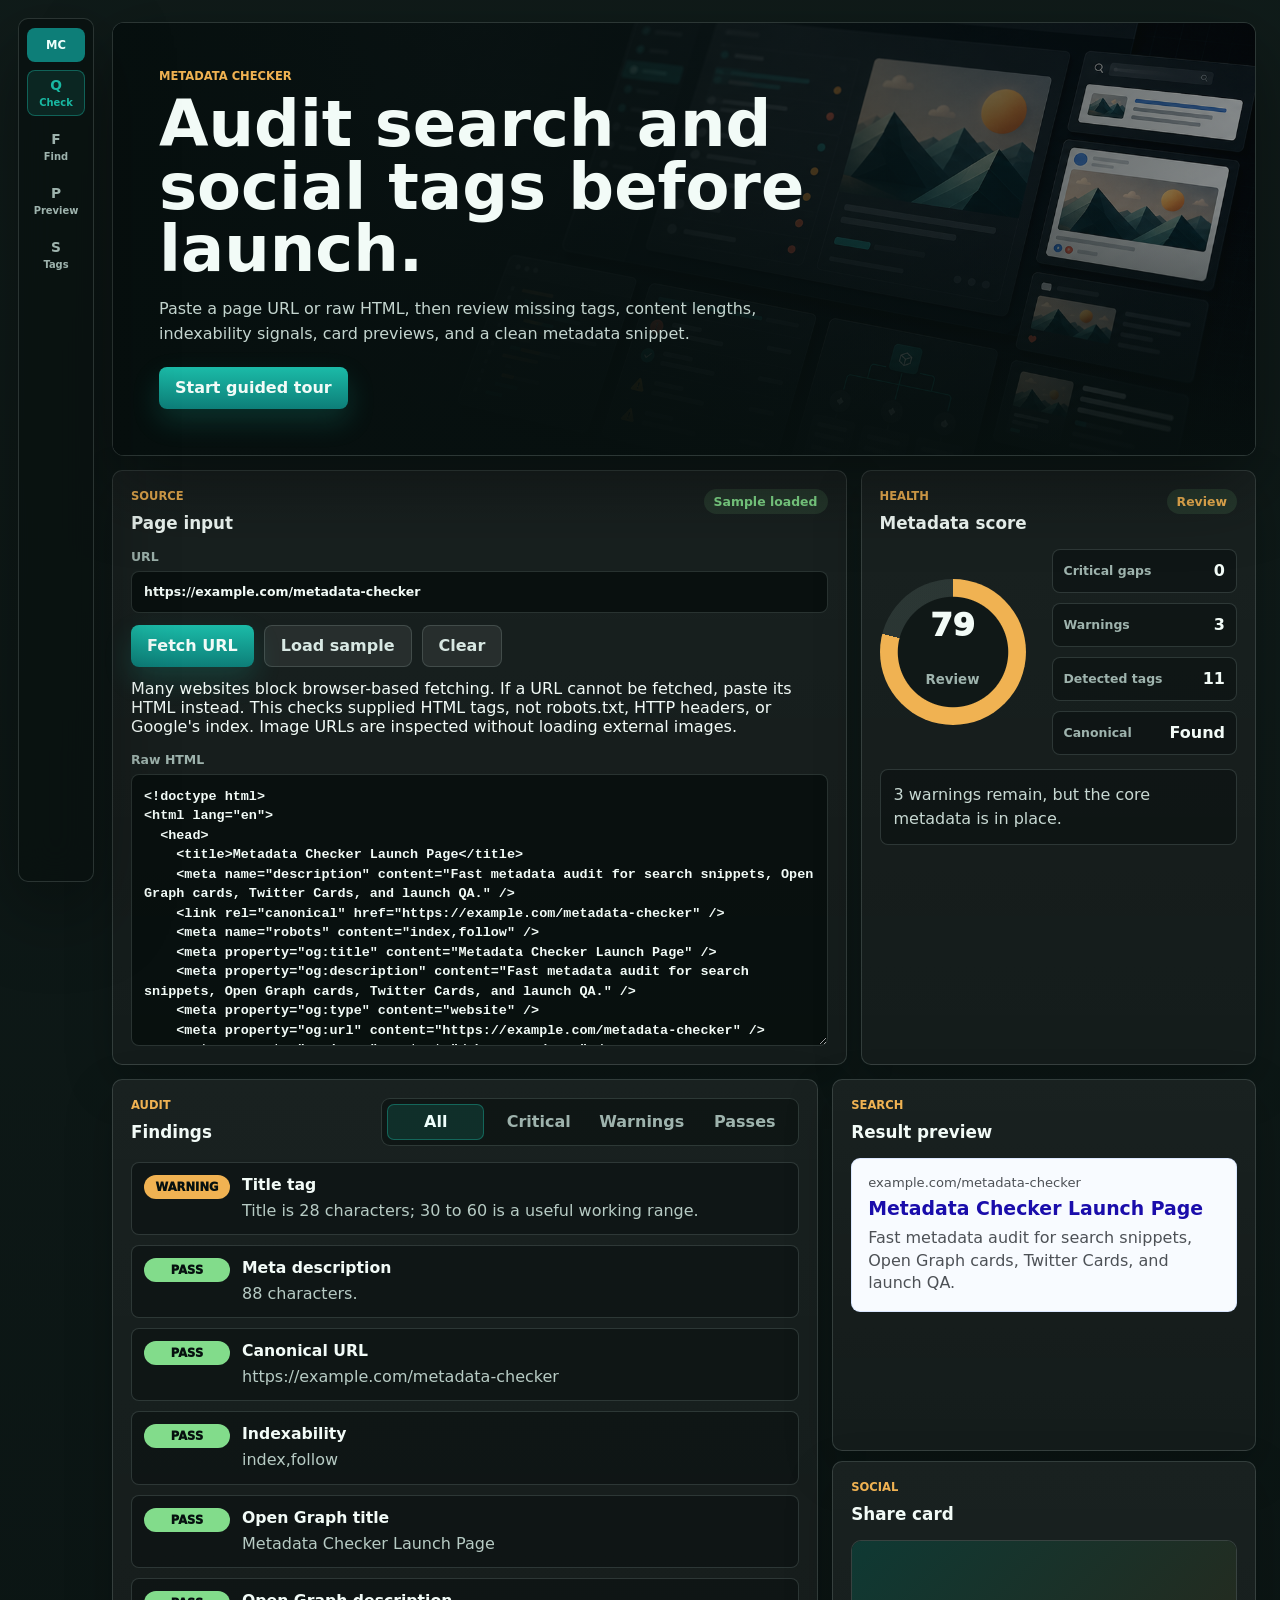
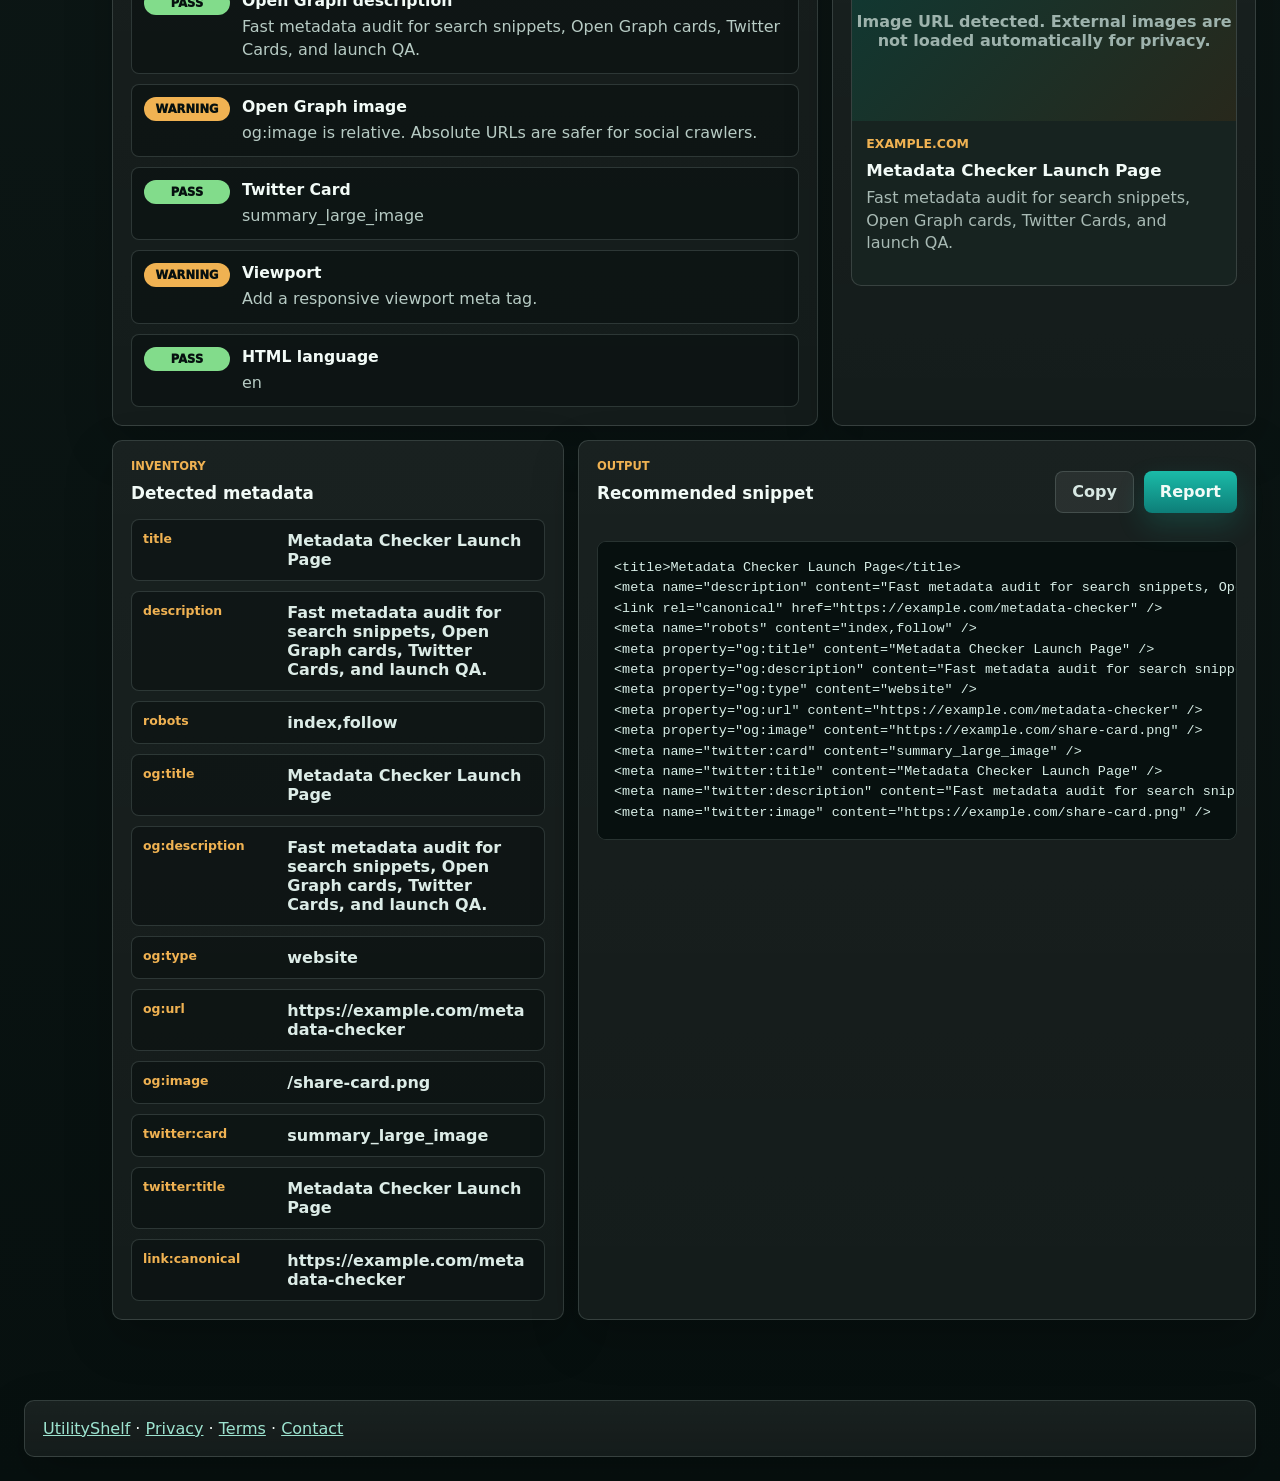
<file: index.html>
<!doctype html>
<html lang="en">
  <head>
    <meta charset="utf-8" />
    <meta name="viewport" content="width=device-width, initial-scale=1" />
    <title>Metadata Checker | UtilityShelf</title>
    <meta
      name="description"
      content="Audit page titles, descriptions, canonical tags, robots directives, Open Graph cards, and Twitter metadata before launch."
    />
    <meta property="og:title" content="Metadata Checker | UtilityShelf" />
    <meta
      property="og:description"
      content="A browser-first launch QA tool for checking search and social metadata before a page goes live."
    />
    <meta property="og:type" content="website" />
    <meta property="og:url" content="https://metadata-checker.utilityshelf.site/" />
    <link rel="canonical" href="https://metadata-checker.utilityshelf.site/" />
    <link rel="stylesheet" href="styles.css" />
  </head>
  <body>
    <main class="app-shell">
      <aside class="nav-rail" aria-label="Metadata Checker navigation">
        <div class="nav-logo" aria-hidden="true">MC</div>
        <a class="nav-icon is-active" href="#check" aria-label="Checker"><span>Q</span><b>Check</b></a>
        <a class="nav-icon" href="#findings" aria-label="Findings"><span>F</span><b>Find</b></a>
        <a class="nav-icon" href="#previews" aria-label="Previews"><span>P</span><b>Preview</b></a>
        <a class="nav-icon" href="#snippet" aria-label="Snippet"><span>S</span><b>Tags</b></a>
      </aside>

      <section id="check" class="hero">
        <div class="hero__media" aria-hidden="true">
          <img src="assets/metadata-hero.png" alt="" />
        </div>
        <div class="hero__copy">
          <p class="eyebrow">Metadata Checker</p>
          <h1>Audit search and social tags before launch.</h1>
          <p>
            Paste a page URL or raw HTML, then review missing tags, content lengths,
            indexability signals, card previews, and a clean metadata snippet.
          </p>
          <div class="hero__actions">
            <button class="button button--primary" id="start-tour" type="button">Start guided tour</button>
          </div>
        </div>
      </section>

      <section class="checker-grid" aria-label="Metadata input and score">
        <section class="panel input-panel">
          <div class="panel__head">
            <div>
              <p class="eyebrow">Source</p>
              <h2>Page input</h2>
            </div>
            <span class="status-pill" id="source-state" role="status">Sample loaded</span>
          </div>

          <label class="field">
            <span>URL</span>
            <input id="page-url" type="url" placeholder="https://example.com/page" />
          </label>

          <div class="input-actions">
            <button class="button button--primary" id="fetch-url" type="button">Fetch URL</button>
            <button class="button button--secondary" id="load-sample" type="button">Load sample</button>
            <button class="button button--secondary" id="clear-input" type="button">Clear</button>
          </div>
          <p>Many websites block browser-based fetching. If a URL cannot be fetched, paste its HTML instead. This checks supplied HTML tags, not robots.txt, HTTP headers, or Google's index. Image URLs are inspected without loading external images.</p>

          <label class="field">
            <span>Raw HTML</span>
            <textarea id="html-input" rows="12" spellcheck="false"></textarea>
          </label>
        </section>

        <section class="panel score-panel">
          <div class="panel__head">
            <div>
              <p class="eyebrow">Health</p>
              <h2>Metadata score</h2>
            </div>
            <span class="status-pill" id="score-state">Good</span>
          </div>

          <div class="score-layout">
            <div class="ring score-ring" aria-label="Metadata score">
              <span id="score-value">82</span>
              <small id="score-label">Ready</small>
            </div>
            <div class="metric-list">
              <div class="metric-row"><span>Critical gaps</span><strong id="critical-count">1</strong></div>
              <div class="metric-row"><span>Warnings</span><strong id="warning-count">3</strong></div>
              <div class="metric-row"><span>Detected tags</span><strong id="tag-count">11</strong></div>
              <div class="metric-row"><span>Canonical</span><strong id="canonical-state">Found</strong></div>
            </div>
          </div>

          <div class="summary-box" id="summary-box">
            Title and description are present. Open Graph image needs attention.
          </div>
        </section>
      </section>

      <section class="dashboard">
        <section id="findings" class="panel findings-panel">
          <div class="panel__head">
            <div>
              <p class="eyebrow">Audit</p>
              <h2>Findings</h2>
            </div>
            <div class="segmented" role="group" aria-label="Finding filter">
              <button class="segment is-active" data-filter="all" type="button">All</button>
              <button class="segment" data-filter="critical" type="button">Critical</button>
              <button class="segment" data-filter="warning" type="button">Warnings</button>
              <button class="segment" data-filter="pass" type="button">Passes</button>
            </div>
          </div>
          <div class="finding-list" id="finding-list"></div>
        </section>

        <section id="previews" class="preview-stack">
          <section class="panel">
            <div class="panel__head">
              <div>
                <p class="eyebrow">Search</p>
                <h2>Result preview</h2>
              </div>
            </div>
            <article class="serp-card">
              <p class="serp-url" id="serp-url">example.com</p>
              <h3 id="serp-title">Metadata Checker Launch Page</h3>
              <p id="serp-description">
                Fast metadata audit for search snippets, Open Graph cards, Twitter Cards, and launch QA.
              </p>
            </article>
          </section>

          <section class="panel">
            <div class="panel__head">
              <div>
                <p class="eyebrow">Social</p>
                <h2>Share card</h2>
              </div>
            </div>
            <article class="social-card">
              <div class="social-image" id="social-image">
                <span>No image</span>
              </div>
              <div class="social-copy">
                <p id="social-domain">example.com</p>
                <h3 id="social-title">Metadata Checker Launch Page</h3>
                <p id="social-description">
                  Fast metadata audit for search snippets, Open Graph cards, Twitter Cards, and launch QA.
                </p>
              </div>
            </article>
          </section>
        </section>
      </section>

      <section class="tag-grid">
        <section class="panel detected-panel">
          <div class="panel__head">
            <div>
              <p class="eyebrow">Inventory</p>
              <h2>Detected metadata</h2>
            </div>
          </div>
          <div class="tag-table" id="tag-table"></div>
        </section>

        <section id="snippet" class="panel snippet-panel">
          <div class="panel__head">
            <div>
              <p class="eyebrow">Output</p>
              <h2>Recommended snippet</h2>
            </div>
            <div class="output-actions">
              <button class="button button--secondary" id="copy-snippet" type="button">Copy</button>
              <button class="button button--primary" id="download-report" type="button">Report</button>
            </div>
          </div>
          <pre><code id="snippet-code"></code></pre>
        </section>
      </section>
    </main>

    <footer class="panel site-footer"><nav aria-label="Site policies"><a href="https://utilityshelf.site/">UtilityShelf</a> · <a href="/privacy">Privacy</a> · <a href="/terms">Terms</a> · <a href="/contact">Contact</a></nav></footer>
    <div class="floating-actions" aria-label="Quick page actions">
      <a class="float-button back-to-top" id="back-to-top" href="#check" aria-label="Back to top">Top</a>
    </div>

    <div class="tour-overlay" id="tour-overlay" hidden>
      <div class="tour-shade" aria-hidden="true"></div>
      <section class="tour-card" role="dialog" aria-modal="true" aria-labelledby="tour-title">
        <div class="tour-progress">
          <span id="tour-step-count">Step 1 of 6</span>
          <button class="tour-close" id="tour-close" type="button" aria-label="Close tour">x</button>
        </div>
        <h2 id="tour-title">Start with a source</h2>
        <p id="tour-copy">Paste raw HTML or fetch a URL, then the audit updates from the current page metadata.</p>
        <div class="tour-actions">
          <button class="button button--secondary" id="tour-prev" type="button">Back</button>
          <button class="button button--primary" id="tour-next" type="button">Next</button>
        </div>
      </section>
    </div>

    <script src="script.js"></script>
    <!-- Cloudflare Web Analytics -->
    <script type="module" src="https://static.cloudflareinsights.com/beacon.min.js" data-cf-beacon='{"token": "104d69dafb54484bbb4e18e34d50c835"}'></script>
    <!-- End Cloudflare Web Analytics -->
  </body>
</html>
</file>
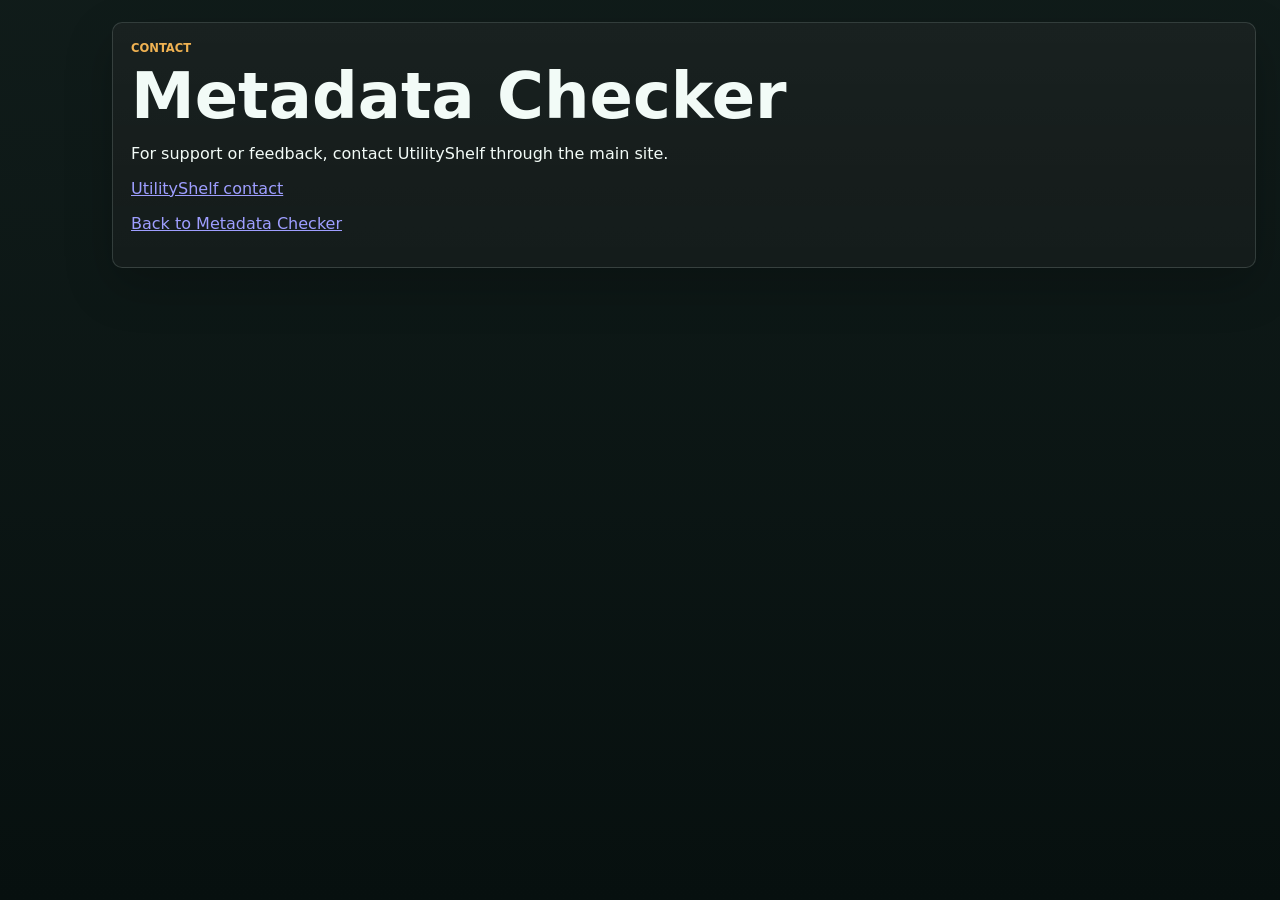
<file: contact.html>
<!doctype html>
<html lang="en">
  <head>
    <meta charset="utf-8" />
    <meta name="viewport" content="width=device-width, initial-scale=1" />
    <title>Contact - Metadata Checker | UtilityShelf</title>
    <link rel="canonical" href="https://metadata-checker.utilityshelf.site/contact" />
    <link rel="stylesheet" href="styles.css" />
    <meta name="description" content="Contact UtilityShelf with questions, feedback or bug reports about Metadata Checker.">
  </head>
  <body>
    <main class="app-shell">
      <section class="panel">
        <p class="eyebrow">Contact</p>
        <h1>Metadata Checker</h1>
        <p>For support or feedback, contact UtilityShelf through the main site.</p>
        <p><a href="https://utilityshelf.site/contact">UtilityShelf contact</a></p>
        <p><a href="/">Back to Metadata Checker</a></p>
      </section>
    </main>
    <!-- Cloudflare Web Analytics -->
    <script type="module" src="https://static.cloudflareinsights.com/beacon.min.js" data-cf-beacon='{"token": "104d69dafb54484bbb4e18e34d50c835"}'></script>
    <!-- End Cloudflare Web Analytics -->
  </body>
</html>
</file>
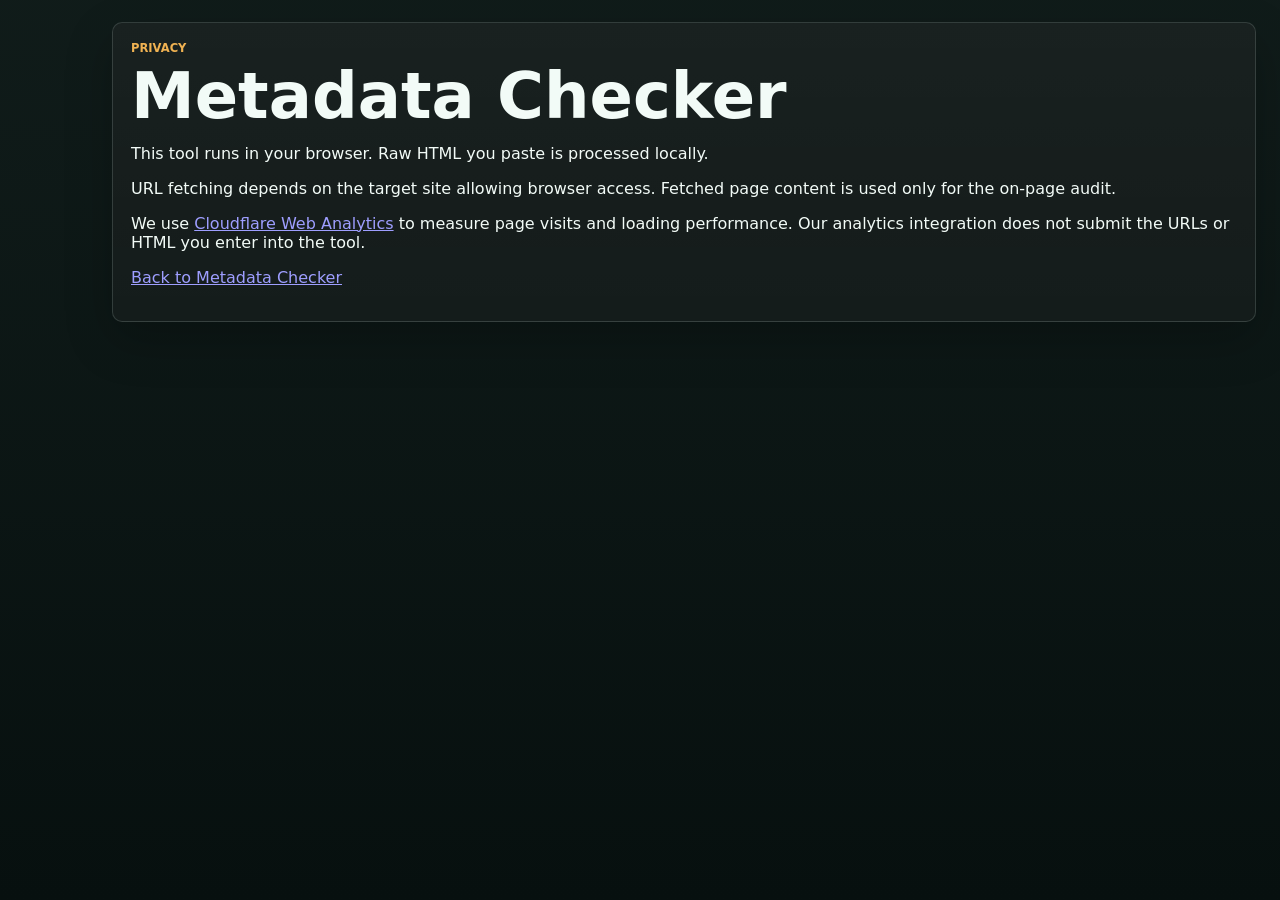
<file: privacy.html>
<!doctype html>
<html lang="en">
  <head>
    <meta charset="utf-8" />
    <meta name="viewport" content="width=device-width, initial-scale=1" />
    <title>Privacy - Metadata Checker | UtilityShelf</title>
    <link rel="canonical" href="https://metadata-checker.utilityshelf.site/privacy" />
    <link rel="stylesheet" href="styles.css" />
    <meta name="description" content="How Metadata Checker processes tool inputs locally and uses Cloudflare Web Analytics.">
  </head>
  <body>
    <main class="app-shell">
      <section class="panel">
        <p class="eyebrow">Privacy</p>
        <h1>Metadata Checker</h1>
        <p>This tool runs in your browser. Raw HTML you paste is processed locally.</p>
        <p>URL fetching depends on the target site allowing browser access. Fetched page content is used only for the on-page audit.</p>
        <p>We use <a href="https://developers.cloudflare.com/web-analytics/about/">Cloudflare Web Analytics</a> to measure page visits and loading performance. Our analytics integration does not submit the URLs or HTML you enter into the tool.</p>
        <p><a href="/">Back to Metadata Checker</a></p>
      </section>
    </main>
    <!-- Cloudflare Web Analytics -->
    <script type="module" src="https://static.cloudflareinsights.com/beacon.min.js" data-cf-beacon='{"token": "104d69dafb54484bbb4e18e34d50c835"}'></script>
    <!-- End Cloudflare Web Analytics -->
  </body>
</html>
</file>
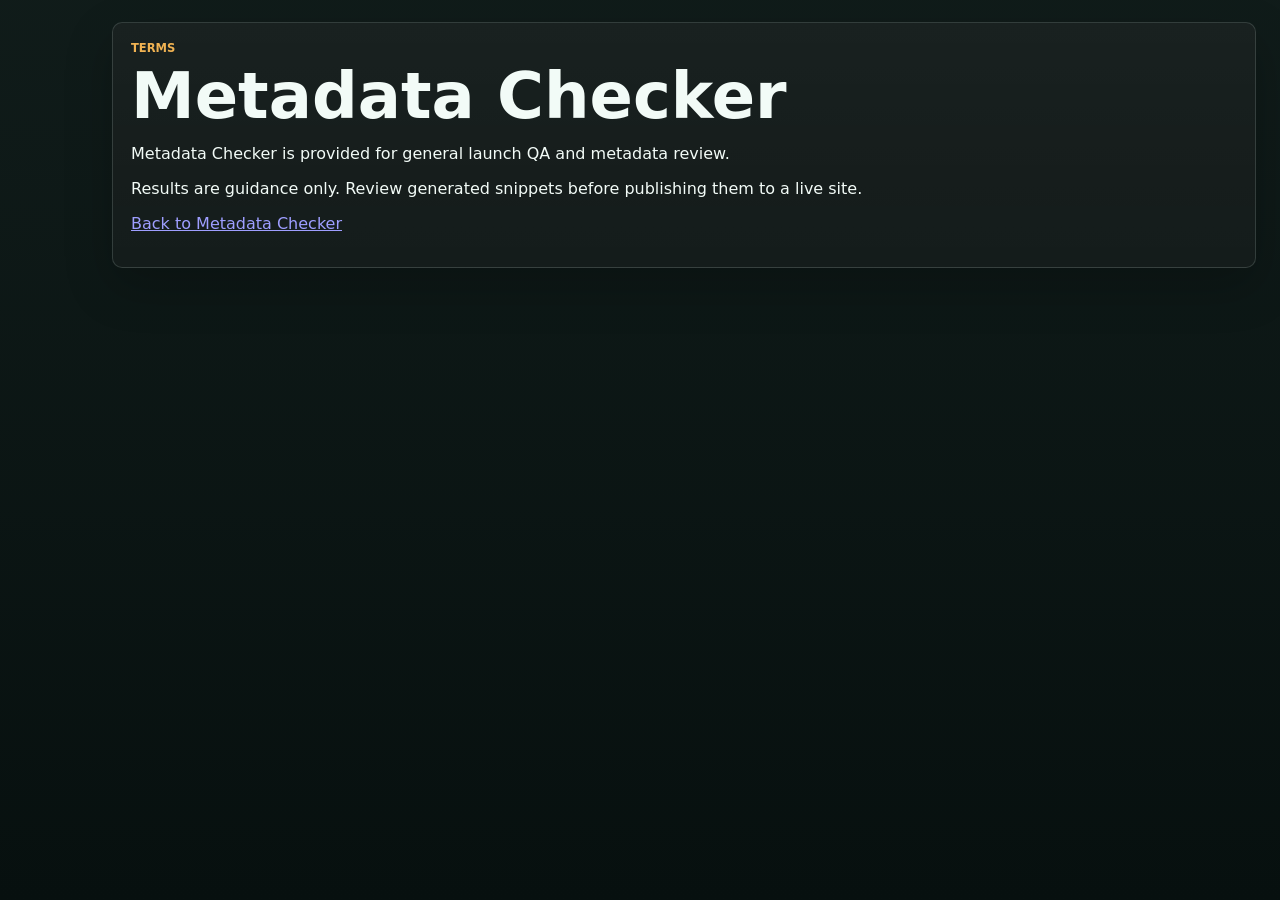
<file: terms.html>
<!doctype html>
<html lang="en">
  <head>
    <meta charset="utf-8" />
    <meta name="viewport" content="width=device-width, initial-scale=1" />
    <title>Terms - Metadata Checker | UtilityShelf</title>
    <link rel="canonical" href="https://metadata-checker.utilityshelf.site/terms" />
    <link rel="stylesheet" href="styles.css" />
    <meta name="description" content="Terms and limitations for using the free Metadata Checker browser tool from UtilityShelf.">
  </head>
  <body>
    <main class="app-shell">
      <section class="panel">
        <p class="eyebrow">Terms</p>
        <h1>Metadata Checker</h1>
        <p>Metadata Checker is provided for general launch QA and metadata review.</p>
        <p>Results are guidance only. Review generated snippets before publishing them to a live site.</p>
        <p><a href="/">Back to Metadata Checker</a></p>
      </section>
    </main>
    <!-- Cloudflare Web Analytics -->
    <script type="module" src="https://static.cloudflareinsights.com/beacon.min.js" data-cf-beacon='{"token": "104d69dafb54484bbb4e18e34d50c835"}'></script>
    <!-- End Cloudflare Web Analytics -->
  </body>
</html>
</file>
<file: styles.css>
.site-footer { margin: 24px; }
.site-footer a { color: #9de4d0; }
.not-found { min-height: 100vh; }
.not-found main { margin: 24px; }
.not-found a { color: #9de4d0; }

:root {
  color-scheme: dark;
  --page: #07100f;
  --panel: #101817;
  --panel-2: #14211f;
  --line: rgba(190, 211, 205, 0.18);
  --ink: #f2fbf7;
  --muted: #9eb3ad;
  --faint: #71847f;
  --teal: #19b8a2;
  --teal-2: #0d7e78;
  --amber: #f0b252;
  --coral: #ef6b63;
  --blue: #79a8ff;
  --green: #82dc8b;
  --shadow: 0 28px 80px rgba(0, 0, 0, 0.42);
}

* {
  box-sizing: border-box;
}

html {
  scroll-behavior: smooth;
}

body {
  margin: 0;
  overflow-x: hidden;
  background:
    linear-gradient(180deg, rgba(18, 30, 28, 0.82), rgba(7, 16, 15, 0.98)),
    var(--page);
  color: var(--ink);
  font-family: Inter, ui-sans-serif, system-ui, -apple-system, BlinkMacSystemFont, "Segoe UI", sans-serif;
}

button,
input,
textarea {
  font: inherit;
}

.app-shell {
  min-height: 100vh;
  padding: 22px 24px 56px 112px;
}

.nav-rail {
  position: fixed;
  inset: 18px auto 18px 18px;
  z-index: 10;
  width: 76px;
  display: grid;
  gap: 8px;
  justify-items: center;
  align-content: start;
  padding: 9px 0;
  border: 1px solid var(--line);
  border-radius: 10px;
  background: rgba(10, 18, 17, 0.88);
  box-shadow: var(--shadow);
  backdrop-filter: blur(18px);
}

.nav-logo,
.nav-icon {
  width: 58px;
  min-height: 46px;
  display: grid;
  place-items: center;
  border-radius: 8px;
  color: var(--muted);
  text-decoration: none;
  font-weight: 900;
}

.nav-logo {
  min-height: 34px;
  background: var(--teal-2);
  color: #effffc;
  font-size: 0.72rem;
}

.nav-icon {
  gap: 2px;
  padding: 6px 4px;
  border: 1px solid transparent;
}

.nav-icon.is-active,
.nav-icon:hover {
  border-color: rgba(25, 184, 162, 0.42);
  background: rgba(25, 184, 162, 0.12);
  color: var(--teal);
}

.nav-icon span {
  font-size: 0.86rem;
  line-height: 1;
}

.nav-icon b {
  color: currentColor;
  font-size: 0.62rem;
  line-height: 1;
}

.hero {
  position: relative;
  min-height: 380px;
  overflow: hidden;
  display: grid;
  align-items: end;
  border: 1px solid var(--line);
  border-radius: 12px;
  background: #0c1514;
  box-shadow: var(--shadow);
}

.hero__media {
  position: absolute;
  inset: 0;
  opacity: 0.72;
}

.hero__media img {
  width: 100%;
  height: 100%;
  object-fit: cover;
}

.hero::after {
  content: "";
  position: absolute;
  inset: 0;
  background:
    linear-gradient(90deg, rgba(7, 16, 15, 0.97) 0%, rgba(7, 16, 15, 0.82) 42%, rgba(7, 16, 15, 0.2) 100%),
    linear-gradient(0deg, rgba(7, 16, 15, 0.9), transparent 58%);
}

.hero__copy {
  position: relative;
  z-index: 1;
  max-width: 760px;
  padding: 46px;
}

.eyebrow {
  margin: 0 0 10px;
  color: var(--amber);
  font-size: 0.72rem;
  font-weight: 900;
  letter-spacing: 0;
  text-transform: uppercase;
}

h1,
h2,
h3,
p {
  margin-top: 0;
}

h1 {
  max-width: 720px;
  margin-bottom: 16px;
  font-size: clamp(2.35rem, 5vw, 4.7rem);
  line-height: 0.98;
  letter-spacing: 0;
}

h2 {
  margin-bottom: 0;
  font-size: 1.05rem;
  letter-spacing: 0;
}

.hero__copy p:not(.eyebrow) {
  max-width: 610px;
  color: #c4d5cf;
  line-height: 1.55;
}

.hero__actions {
  display: flex;
  flex-wrap: wrap;
  gap: 10px;
  margin-top: 20px;
}

.checker-grid,
.dashboard,
.tag-grid {
  display: grid;
  gap: 14px;
  margin-top: 14px;
}

.checker-grid {
  grid-template-columns: 1.3fr 0.7fr;
}

.dashboard {
  grid-template-columns: minmax(0, 1.25fr) minmax(360px, 0.75fr);
}

.tag-grid {
  grid-template-columns: minmax(360px, 0.8fr) minmax(0, 1.2fr);
}

.panel {
  min-width: 0;
  padding: 18px;
  border: 1px solid var(--line);
  border-radius: 10px;
  background:
    linear-gradient(180deg, rgba(255, 255, 255, 0.04), rgba(255, 255, 255, 0.014)),
    var(--panel);
  box-shadow: 0 18px 48px rgba(0, 0, 0, 0.22);
}

.panel__head {
  display: flex;
  align-items: start;
  justify-content: space-between;
  gap: 14px;
  margin-bottom: 16px;
}

.field {
  display: grid;
  gap: 7px;
  color: var(--muted);
  font-size: 0.78rem;
  font-weight: 850;
}

.field + .field {
  margin-top: 12px;
}

input[type="url"],
textarea {
  width: 100%;
  min-height: 42px;
  border: 1px solid var(--line);
  border-radius: 8px;
  background: rgba(7, 14, 13, 0.82);
  color: var(--ink);
  padding: 0 12px;
}

textarea {
  min-height: 272px;
  padding: 12px;
  resize: vertical;
  line-height: 1.45;
  font-family: "Cascadia Code", Consolas, "Liberation Mono", monospace;
  font-size: 0.84rem;
}

.input-actions,
.output-actions {
  display: flex;
  flex-wrap: wrap;
  gap: 10px;
  margin: 12px 0;
}

.button,
.segment {
  border: 0;
  cursor: pointer;
}

.button {
  min-height: 42px;
  display: inline-flex;
  align-items: center;
  justify-content: center;
  padding: 0 16px;
  border-radius: 8px;
  color: var(--ink);
  font-weight: 850;
}

.button--primary {
  background: linear-gradient(180deg, #1bbba8, #0d7e78);
  box-shadow: 0 12px 28px rgba(25, 184, 162, 0.2);
}

.button--secondary {
  border: 1px solid var(--line);
  background: rgba(255, 255, 255, 0.07);
  color: #d8e8e3;
}

.status-pill {
  min-width: 62px;
  padding: 5px 10px;
  border-radius: 999px;
  background: rgba(130, 220, 139, 0.12);
  color: var(--green);
  font-size: 0.78rem;
  font-weight: 900;
  text-align: center;
}

.score-layout {
  display: grid;
  grid-template-columns: 154px 1fr;
  gap: 18px;
  align-items: center;
}

.ring {
  width: 146px;
  aspect-ratio: 1;
  display: grid;
  place-items: center;
  border-radius: 50%;
  background:
    radial-gradient(circle at center, var(--panel) 0 53%, transparent 54%),
    conic-gradient(var(--teal) 0 82%, rgba(135, 159, 151, 0.18) 82% 100%);
}

.ring span {
  font-size: 2rem;
  font-weight: 950;
}

.ring small {
  display: block;
  margin-top: -36px;
  color: var(--muted);
  font-weight: 850;
}

.metric-list {
  display: grid;
  gap: 10px;
}

.metric-row,
.summary-box,
.finding-item,
.tag-row {
  border: 1px solid var(--line);
  border-radius: 8px;
  background: rgba(7, 14, 13, 0.48);
}

.metric-row {
  min-height: 44px;
  display: grid;
  grid-template-columns: minmax(0, 1fr) auto;
  gap: 12px;
  align-items: center;
  padding: 8px 11px;
}

.metric-row span {
  color: var(--muted);
  font-size: 0.78rem;
  font-weight: 800;
}

.metric-row strong {
  font-weight: 900;
  text-align: right;
}

.summary-box {
  margin-top: 14px;
  padding: 13px;
  color: #c8d9d3;
  line-height: 1.5;
}

.segmented {
  display: grid;
  grid-template-columns: repeat(4, minmax(74px, 1fr));
  gap: 6px;
  padding: 5px;
  border: 1px solid var(--line);
  border-radius: 9px;
  background: rgba(7, 14, 13, 0.52);
}

.segment {
  min-height: 36px;
  border-radius: 7px;
  background: transparent;
  color: var(--muted);
  font-weight: 900;
}

.segment.is-active {
  background: rgba(25, 184, 162, 0.15);
  color: #effffc;
  box-shadow: inset 0 0 0 1px rgba(25, 184, 162, 0.4);
}

.finding-list,
.tag-table,
.preview-stack {
  display: grid;
  gap: 10px;
}

.finding-item {
  display: grid;
  grid-template-columns: 86px 1fr;
  gap: 12px;
  padding: 12px;
}

.finding-badge {
  align-self: start;
  padding: 5px 8px;
  border-radius: 999px;
  color: #06100f;
  background: var(--green);
  font-size: 0.72rem;
  font-weight: 950;
  text-align: center;
  text-transform: uppercase;
}

.finding-item[data-severity="critical"] .finding-badge {
  background: var(--coral);
}

.finding-item[data-severity="warning"] .finding-badge {
  background: var(--amber);
}

.finding-item h3 {
  margin-bottom: 5px;
  font-size: 0.98rem;
}

.finding-item p {
  margin-bottom: 0;
  color: #b7cbc4;
  line-height: 1.45;
}

.serp-card {
  padding: 16px;
  border: 1px solid rgba(121, 168, 255, 0.24);
  border-radius: 9px;
  background: #f8fbff;
  color: #202124;
}

.serp-url {
  margin-bottom: 7px;
  color: #4d5156;
  font-size: 0.82rem;
}

.serp-card h3 {
  margin-bottom: 7px;
  color: #1a0dab;
  font-size: 1.18rem;
  line-height: 1.25;
}

.serp-card p:last-child {
  margin-bottom: 0;
  color: #4d5156;
  line-height: 1.4;
}

.social-card {
  overflow: hidden;
  border: 1px solid rgba(255, 255, 255, 0.14);
  border-radius: 10px;
  background: #172320;
}

.social-image {
  min-height: 180px;
  display: grid;
  place-items: center;
  background:
    linear-gradient(135deg, rgba(25, 184, 162, 0.22), rgba(240, 178, 82, 0.12)),
    #0c1514;
  color: var(--muted);
  font-weight: 900;
  text-align: center;
  overflow: hidden;
}

.social-image img {
  width: 100%;
  height: 100%;
  max-height: 240px;
  object-fit: cover;
}

.social-copy {
  padding: 14px;
}

.social-copy p {
  color: #a8bab4;
  line-height: 1.42;
}

.social-copy p:first-child {
  margin-bottom: 8px;
  color: var(--amber);
  font-size: 0.78rem;
  font-weight: 900;
  text-transform: uppercase;
}

.social-copy h3 {
  margin-bottom: 7px;
  font-size: 1.04rem;
}

.tag-row {
  display: grid;
  grid-template-columns: minmax(130px, 0.35fr) minmax(0, 0.65fr);
  gap: 12px;
  padding: 11px;
}

.tag-row span {
  color: var(--amber);
  font-size: 0.78rem;
  font-weight: 900;
  overflow-wrap: anywhere;
}

.tag-row strong {
  min-width: 0;
  color: #dcece7;
  font-weight: 760;
  overflow-wrap: anywhere;
}

pre {
  margin: 0;
  max-height: 486px;
  overflow: auto;
  border: 1px solid var(--line);
  border-radius: 9px;
  background: #07100f;
  color: #d8eee7;
  padding: 16px;
  font-size: 0.84rem;
  line-height: 1.52;
}

code {
  font-family: "Cascadia Code", Consolas, "Liberation Mono", monospace;
}

.floating-actions {
  position: fixed;
  right: 20px;
  bottom: 20px;
  z-index: 80;
  display: grid;
  gap: 10px;
}

.float-button {
  width: 48px;
  aspect-ratio: 1;
  display: grid;
  place-items: center;
  border: 1px solid rgba(25, 184, 162, 0.42);
  border-radius: 999px;
  background: rgba(10, 18, 17, 0.9);
  color: #effffc;
  box-shadow: var(--shadow);
  text-decoration: none;
  font-size: 1.05rem;
  font-weight: 950;
  backdrop-filter: blur(16px);
}

.float-button:hover,
.float-button:focus-visible {
  background: rgba(25, 184, 162, 0.22);
  outline: 2px solid rgba(25, 184, 162, 0.34);
  outline-offset: 3px;
}

.back-to-top {
  opacity: 0;
  pointer-events: none;
  transform: translateY(8px);
  transition: opacity 160ms ease, transform 160ms ease;
}

.back-to-top.is-visible {
  opacity: 1;
  pointer-events: auto;
  transform: translateY(0);
}

.tour-overlay[hidden] {
  display: none;
}

.tour-overlay {
  position: fixed;
  inset: 0;
  z-index: 120;
  pointer-events: none;
}

.tour-shade {
  position: absolute;
  inset: 0;
  background: rgba(0, 0, 0, 0.46);
  backdrop-filter: blur(1px);
}

.tour-card {
  position: fixed;
  right: 24px;
  bottom: 88px;
  z-index: 122;
  width: min(420px, calc(100vw - 32px));
  padding: 18px;
  border: 1px solid rgba(25, 184, 162, 0.42);
  border-radius: 12px;
  background: rgba(16, 24, 23, 0.98);
  box-shadow: var(--shadow);
  pointer-events: auto;
}

.tour-progress {
  display: flex;
  align-items: center;
  justify-content: space-between;
  gap: 12px;
  margin-bottom: 10px;
  color: var(--amber);
  font-size: 0.74rem;
  font-weight: 950;
  text-transform: uppercase;
}

.tour-close {
  width: 32px;
  aspect-ratio: 1;
  border: 1px solid var(--line);
  border-radius: 50%;
  background: rgba(255, 255, 255, 0.07);
  color: var(--ink);
  cursor: pointer;
  font-size: 1.1rem;
  font-weight: 900;
}

.tour-card h2 {
  margin-bottom: 8px;
  font-size: 1.24rem;
}

.tour-card p {
  margin-bottom: 0;
  color: #c7d8d2;
  line-height: 1.52;
}

.tour-actions {
  display: flex;
  flex-wrap: wrap;
  gap: 9px;
  margin-top: 14px;
}

.tour-target {
  position: relative;
  z-index: 70;
  box-shadow:
    0 0 0 3px rgba(25, 184, 162, 0.78),
    0 20px 70px rgba(0, 0, 0, 0.52);
}

@media (max-width: 1120px) {
  .checker-grid,
  .dashboard,
  .tag-grid {
    grid-template-columns: 1fr;
  }
}

@media (max-width: 780px) {
  .app-shell {
    padding: 14px 12px 40px;
  }

  .nav-rail {
    position: sticky;
    top: 8px;
    inset: auto;
    width: 100%;
    grid-template-columns: repeat(5, minmax(0, 1fr));
    justify-content: center;
    margin-bottom: 12px;
  }

  .nav-logo,
  .nav-icon {
    width: min(58px, 100%);
  }

  .hero {
    min-height: 440px;
  }

  .hero__copy {
    max-width: 100%;
    padding: 32px 22px;
  }

  h1 {
    font-size: clamp(2rem, 10vw, 2.35rem);
    line-height: 1.03;
    overflow-wrap: anywhere;
  }

  .hero__copy p:not(.eyebrow) {
    max-width: 100%;
  }

  .score-layout,
  .finding-item,
  .tag-row,
  .segmented {
    grid-template-columns: 1fr;
  }

  .score-layout {
    justify-items: center;
  }

  .metric-list {
    width: 100%;
  }

  .panel__head {
    flex-direction: column;
  }

  .input-actions .button,
  .output-actions .button {
    min-width: 0;
    flex: 1 1 142px;
  }

  input[type="url"],
  textarea,
  pre {
    min-width: 0;
  }

  .floating-actions {
    right: 12px;
    bottom: 12px;
  }

  .float-button {
    width: 44px;
  }

  .tour-card {
    left: 12px;
    right: 12px;
    bottom: 68px;
    width: auto;
  }

  .tour-actions .button {
    flex: 1;
  }
}
</file>
